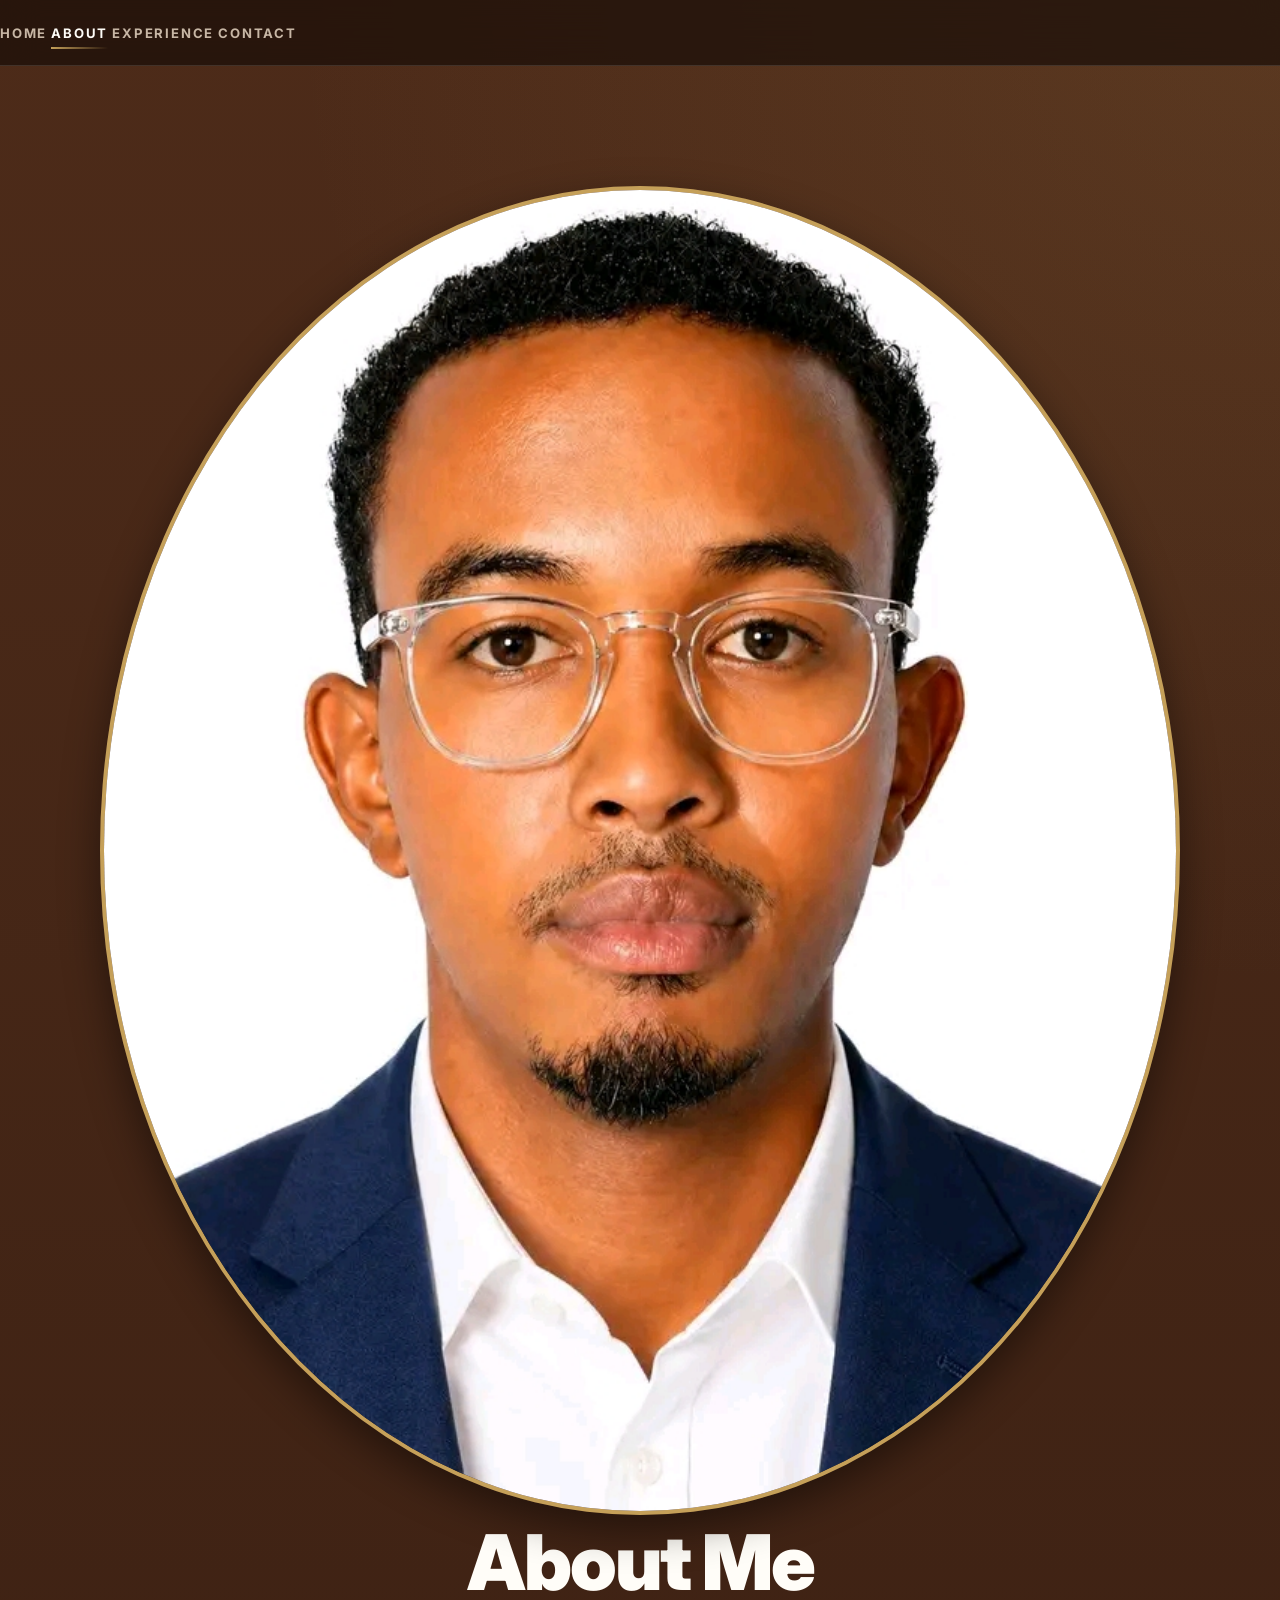
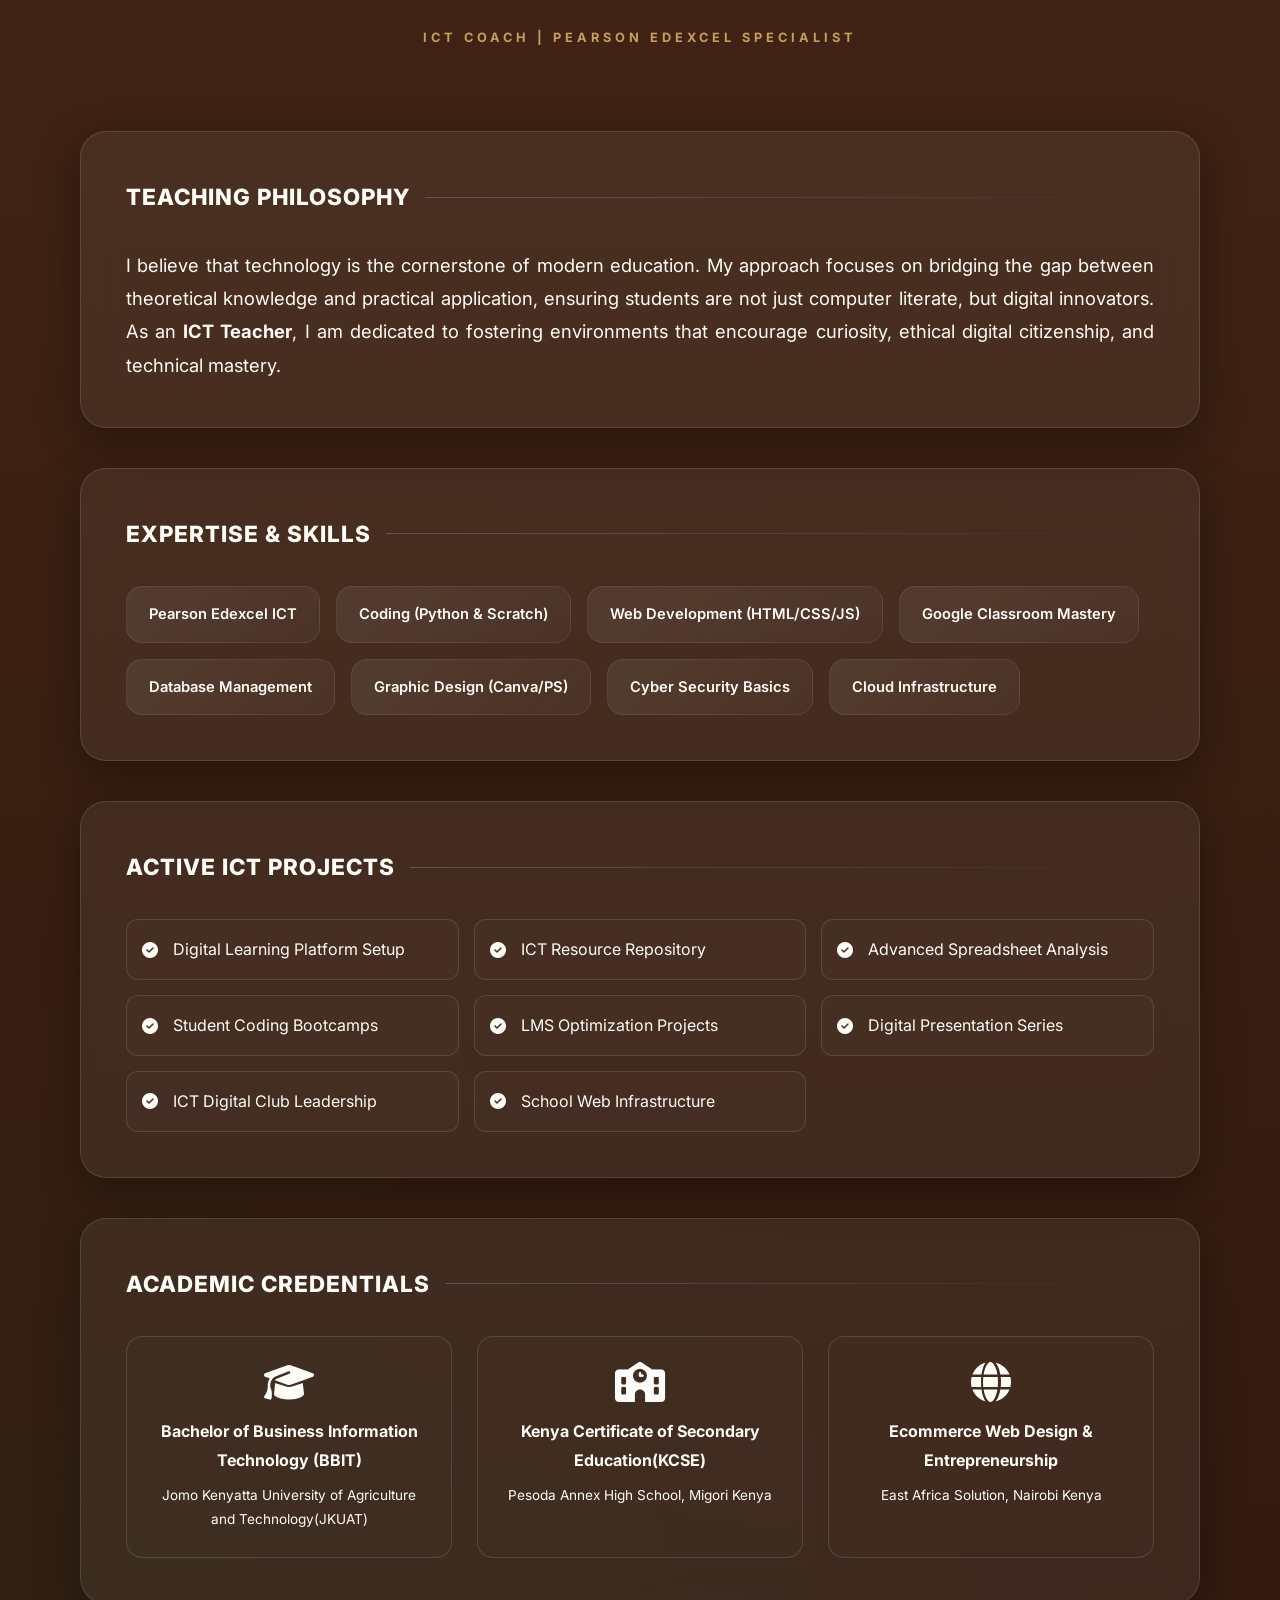
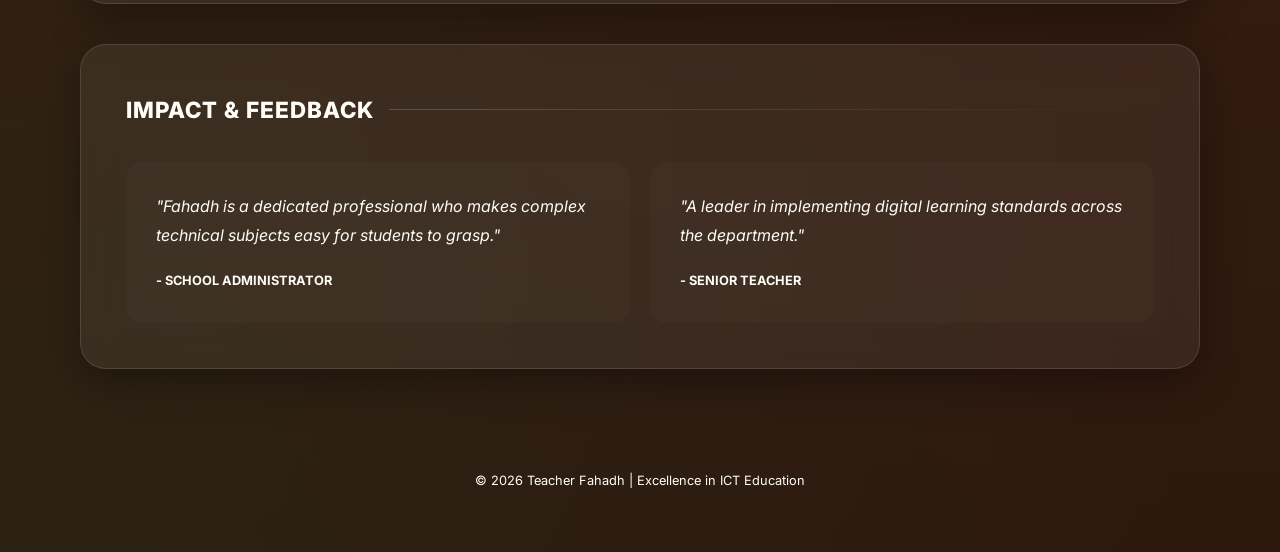
<file: about.html>
<!DOCTYPE html>
<html lang="en">
<head>
    <meta charset="UTF-8">
    <meta name="viewport" content="width=device-width, initial-scale=1.0">
    <title>About | Teacher Fahadh</title>
    <link rel="stylesheet" href="style.css">
    <link rel="stylesheet" href="https://cdnjs.cloudflare.com/ajax/libs/font-awesome/6.4.0/css/all.min.css">
</head>
<body>

<nav>
    <a href="index.html">Home</a>
    <a href="about.html" class="active">About</a>
    <a href="experience.html">Experience</a>
    <a href="contact.html">Contact</a>
</nav>

<header class="container">
    <img src="profile.jpg" alt="Teacher Fahadh">
    <h1>About Me</h1>
    <span class="title-tag">ICT Coach | Pearson Edexcel Specialist</span>
</header>

<div class="container">

    <div class="glass-section">
        <h2 class="section-title">Teaching Philosophy</h2>
        <p style="font-size: 1.15rem; color: var(--text-dim); text-align: justify;">
            I believe that technology is the cornerstone of modern education. My approach focuses on bridging the gap between theoretical knowledge and practical application, ensuring students are not just computer literate, but digital innovators. As an <strong>ICT Teacher</strong>, I am dedicated to fostering environments that encourage curiosity, ethical digital citizenship, and technical mastery.
        </p>
    </div>

    <div class="glass-section">
        <h2 class="section-title">Expertise & Skills</h2>
        <div class="tech-tags">
            <span class="tech-tag">Pearson Edexcel ICT</span>
            <span class="tech-tag">Coding (Python & Scratch)</span>
            <span class="tech-tag">Web Development (HTML/CSS/JS)</span>
            <span class="tech-tag">Google Classroom Mastery</span>
            <span class="tech-tag">Database Management</span>
            <span class="tech-tag">Graphic Design (Canva/PS)</span>
            <span class="tech-tag">Cyber Security Basics</span>
            <span class="tech-tag">Cloud Infrastructure</span>
        </div>
    </div>

    <div class="glass-section">
        <h2 class="section-title">Active ICT Projects</h2>
        <div style="display: grid; grid-template-columns: repeat(auto-fit, minmax(280px, 1fr)); gap: 15px;">
            <div style="padding: 15px; background: rgba(255,255,255,0.02); border: 1px solid var(--glass-border); border-radius: 12px; color: var(--text-dim); display: flex; align-items: center;">
                <i class="fa-solid fa-circle-check" style="color: var(--accent); margin-right: 15px;"></i> Digital Learning Platform Setup
            </div>
            <div style="padding: 15px; background: rgba(255,255,255,0.02); border: 1px solid var(--glass-border); border-radius: 12px; color: var(--text-dim); display: flex; align-items: center;">
                <i class="fa-solid fa-circle-check" style="color: var(--accent); margin-right: 15px;"></i> ICT Resource Repository
            </div>
            <div style="padding: 15px; background: rgba(255,255,255,0.02); border: 1px solid var(--glass-border); border-radius: 12px; color: var(--text-dim); display: flex; align-items: center;">
                <i class="fa-solid fa-circle-check" style="color: var(--accent); margin-right: 15px;"></i> Advanced Spreadsheet Analysis
            </div>
            <div style="padding: 15px; background: rgba(255,255,255,0.02); border: 1px solid var(--glass-border); border-radius: 12px; color: var(--text-dim); display: flex; align-items: center;">
                <i class="fa-solid fa-circle-check" style="color: var(--accent); margin-right: 15px;"></i> Student Coding Bootcamps
            </div>
            <div style="padding: 15px; background: rgba(255,255,255,0.02); border: 1px solid var(--glass-border); border-radius: 12px; color: var(--text-dim); display: flex; align-items: center;">
                <i class="fa-solid fa-circle-check" style="color: var(--accent); margin-right: 15px;"></i> LMS Optimization Projects
            </div>
            <div style="padding: 15px; background: rgba(255,255,255,0.02); border: 1px solid var(--glass-border); border-radius: 12px; color: var(--text-dim); display: flex; align-items: center;">
                <i class="fa-solid fa-circle-check" style="color: var(--accent); margin-right: 15px;"></i> Digital Presentation Series
            </div>
            <div style="padding: 15px; background: rgba(255,255,255,0.02); border: 1px solid var(--glass-border); border-radius: 12px; color: var(--text-dim); display: flex; align-items: center;">
                <i class="fa-solid fa-circle-check" style="color: var(--accent); margin-right: 15px;"></i> ICT Digital Club Leadership
            </div>
            <div style="padding: 15px; background: rgba(255,255,255,0.02); border: 1px solid var(--glass-border); border-radius: 12px; color: var(--text-dim); display: flex; align-items: center;">
                <i class="fa-solid fa-circle-check" style="color: var(--accent); margin-right: 15px;"></i> School Web Infrastructure
            </div>
        </div>
    </div>

    <div class="glass-section">
        <h2 class="section-title">Academic Credentials</h2>
        <div style="display: grid; grid-template-columns: repeat(auto-fit, minmax(280px, 1fr)); gap: 25px;">
            <div style="border: 1px solid var(--glass-border); padding: 25px; border-radius: 16px; text-align: center; background: rgba(255,255,255,0.01);">
                <i class="fa-solid fa-graduation-cap" style="font-size: 2.5rem; color: var(--accent); margin-bottom: 15px; display: block;"></i>
                <h4 style="font-size: 1rem; margin-bottom: 8px;">Bachelor of Business Information Technology (BBIT)</h4>
                <p style="font-size: 0.85rem; color: var(--text-dim);">Jomo Kenyatta University of Agriculture and Technology(JKUAT)</p>
            </div>
            <div style="border: 1px solid var(--glass-border); padding: 25px; border-radius: 16px; text-align: center; background: rgba(255,255,255,0.01);">
                <i class="fa-solid fa-school" style="font-size: 2.5rem; color: var(--accent); margin-bottom: 15px; display: block;"></i>
                <h4 style="font-size: 1rem; margin-bottom: 8px;">Kenya Certificate of Secondary Education(KCSE)</h4>
                <p style="font-size: 0.85rem; color: var(--text-dim);">Pesoda Annex High School, Migori Kenya</p>
            </div>
            <div style="border: 1px solid var(--glass-border); padding: 25px; border-radius: 16px; text-align: center; background: rgba(255,255,255,0.01);">
                <i class="fa-solid fa-globe" style="font-size: 2.5rem; color: var(--accent); margin-bottom: 15px; display: block;"></i>
                <h4 style="font-size: 1rem; margin-bottom: 8px;">Ecommerce Web Design & Entrepreneurship</h4>
                <p style="font-size: 0.85rem; color: var(--text-dim);">East Africa Solution, Nairobi Kenya</p>
            </div>
        </div>
    </div>

    <div class="glass-section">
        <h2 class="section-title">Impact & Feedback</h2>
        <div style="display: grid; grid-template-columns: repeat(auto-fit, minmax(300px, 1fr)); gap: 20px;">
            <div style="padding: 30px; border-radius: 16px; background: rgba(255,255,255,0.02); border-left: 4px solid var(--accent);">
                <p style="font-style: italic; color: var(--text-dim); margin-bottom: 15px;">"Fahadh is a dedicated professional who makes complex technical subjects easy for students to grasp."</p>
                <span style="font-weight: 700; color: var(--accent-blue); font-size: 0.8rem; text-transform: uppercase;">- School Administrator</span>
            </div>
            <div style="padding: 30px; border-radius: 16px; background: rgba(255,255,255,0.02); border-left: 4px solid var(--accent);">
                <p style="font-style: italic; color: var(--text-dim); margin-bottom: 15px;">"A leader in implementing digital learning standards across the department."</p>
                <span style="font-weight: 700; color: var(--accent-blue); font-size: 0.8rem; text-transform: uppercase;">- Senior Teacher</span>
            </div>
        </div>
    </div>

    <footer style="padding: 60px 0; text-align: center; color: var(--text-dim); font-size: 0.8rem;">
        <p>© 2026 Teacher Fahadh | Excellence in ICT Education</p>
    </footer>

</div>

</body>
</html>
</file>
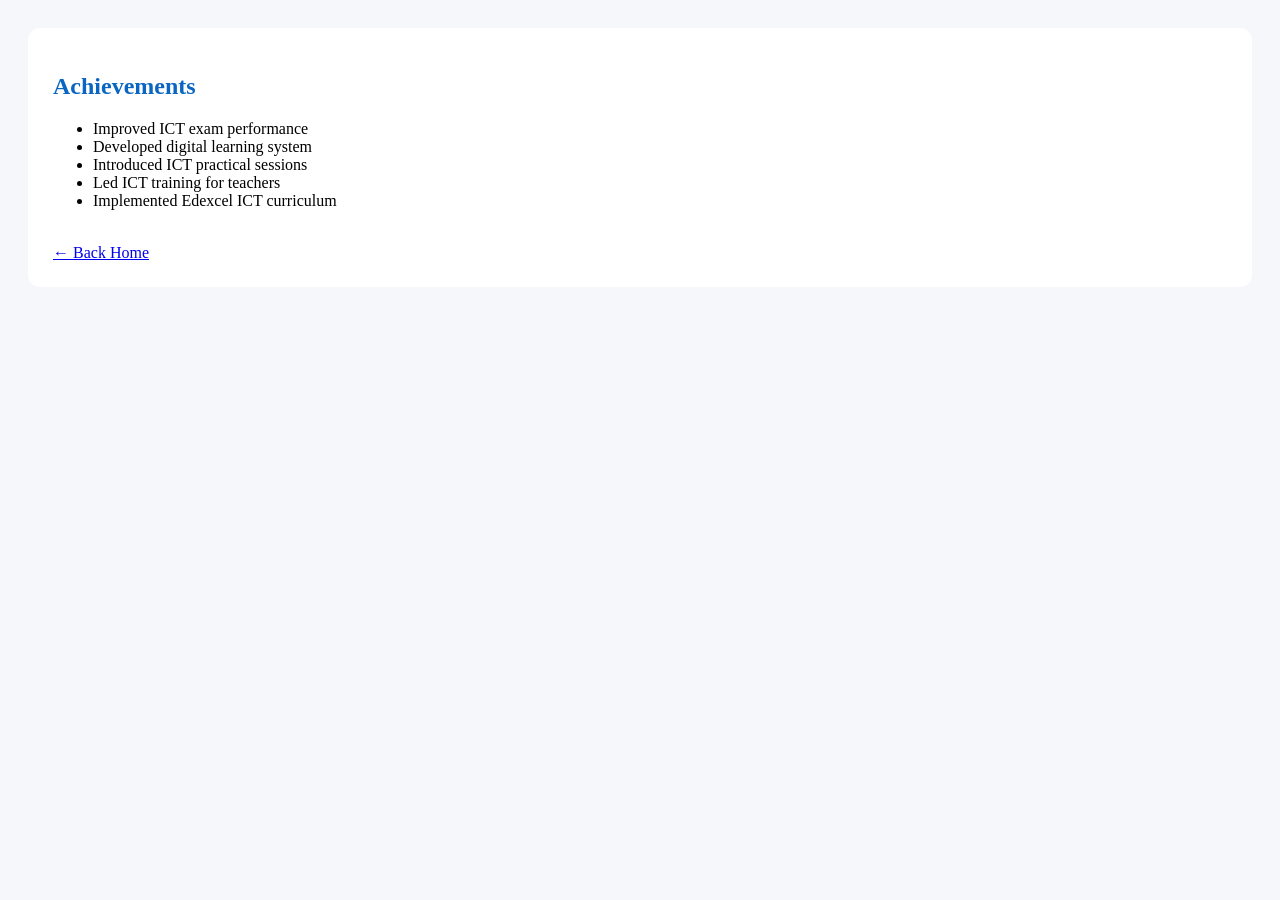
<file: achievements.html>
<!DOCTYPE html>
<html lang="en">
<head>
<meta charset="UTF-8">
<meta name="viewport" content="width=device-width, initial-scale=1.0">
<title>Achievements</title>

<style>

body{
font-family:Segoe UI;
background:#f5f7fa;
padding:20px;
}

.card{
background:white;
padding:25px;
border-radius:12px;
}

h2{
color:#0a66c2;
}

</style>

</head>

<body>

<div class="card">

<h2>Achievements</h2>

<ul>
<li>Improved ICT exam performance</li>
<li>Developed digital learning system</li>
<li>Introduced ICT practical sessions</li>
<li>Led ICT training for teachers</li>
<li>Implemented Edexcel ICT curriculum</li>
</ul>

<br>

<a href="index.html">← Back Home</a>

</div>

</body>
</html>
</file>
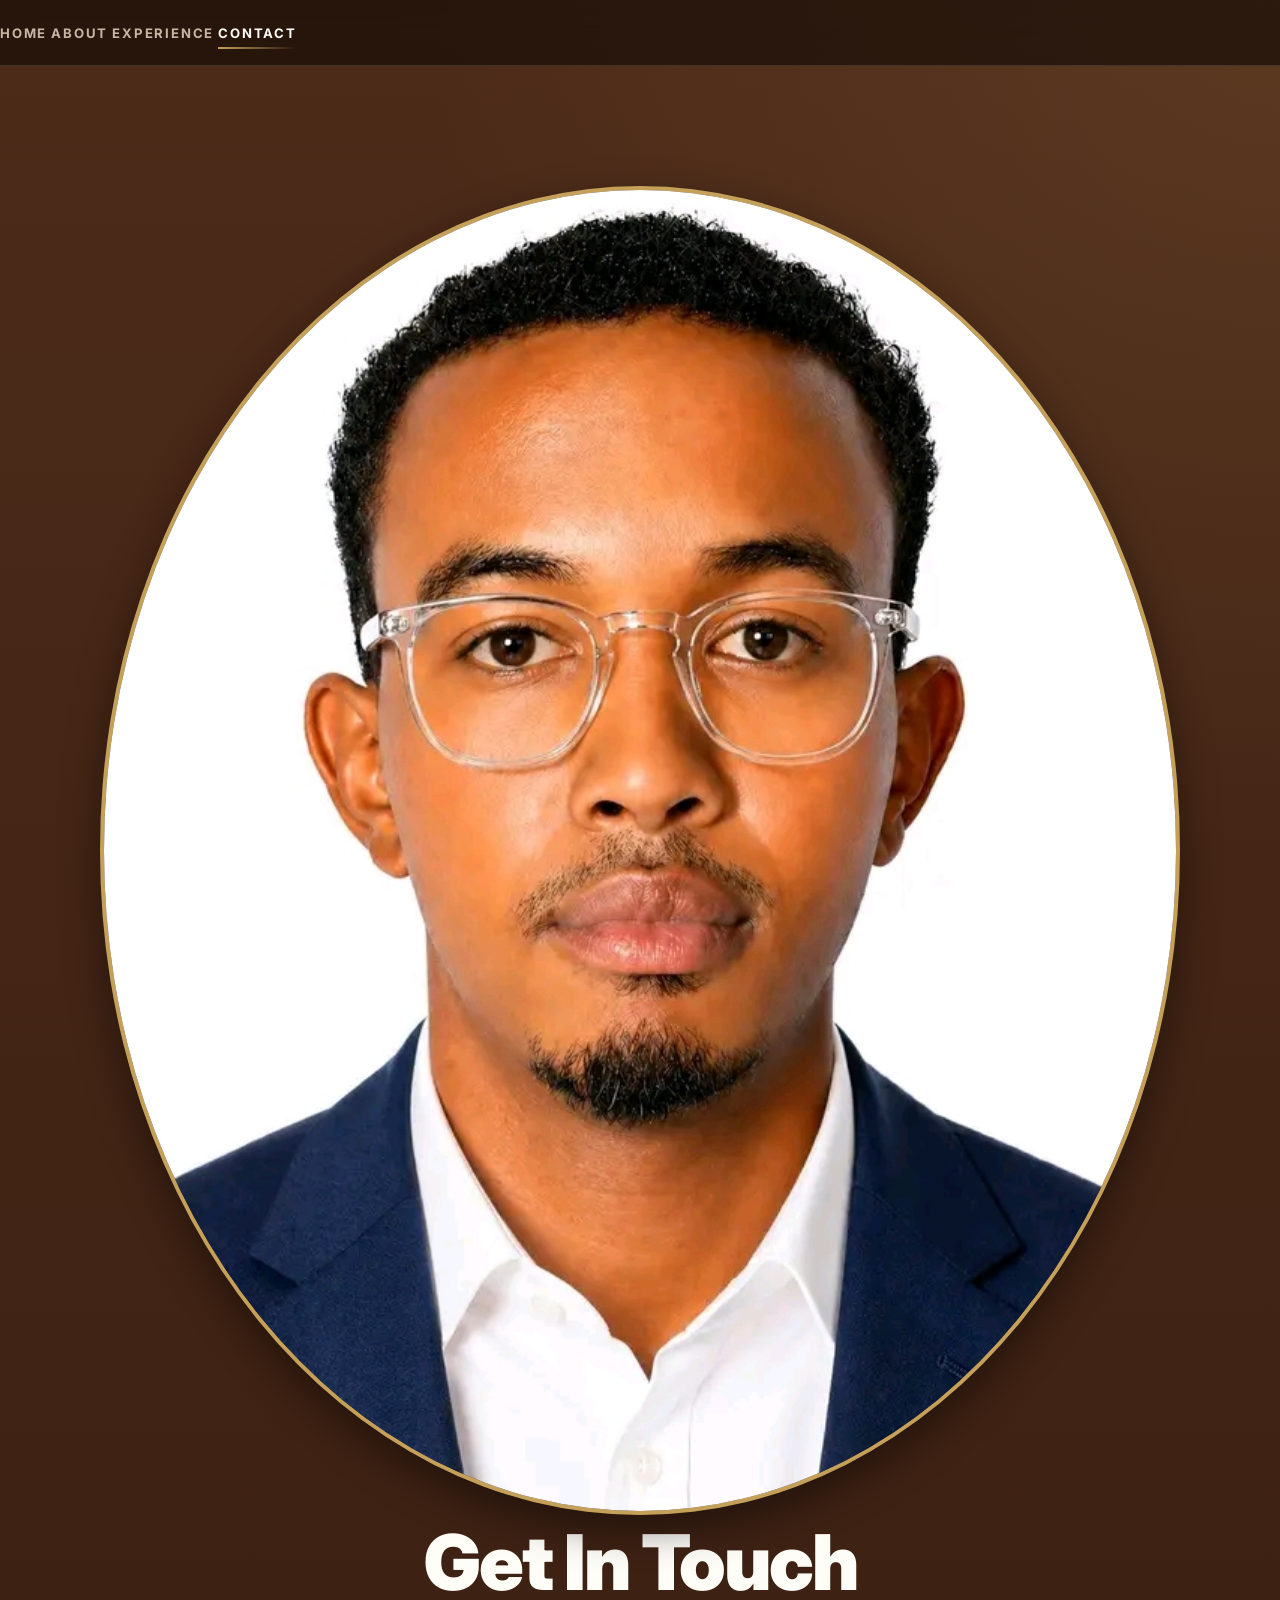
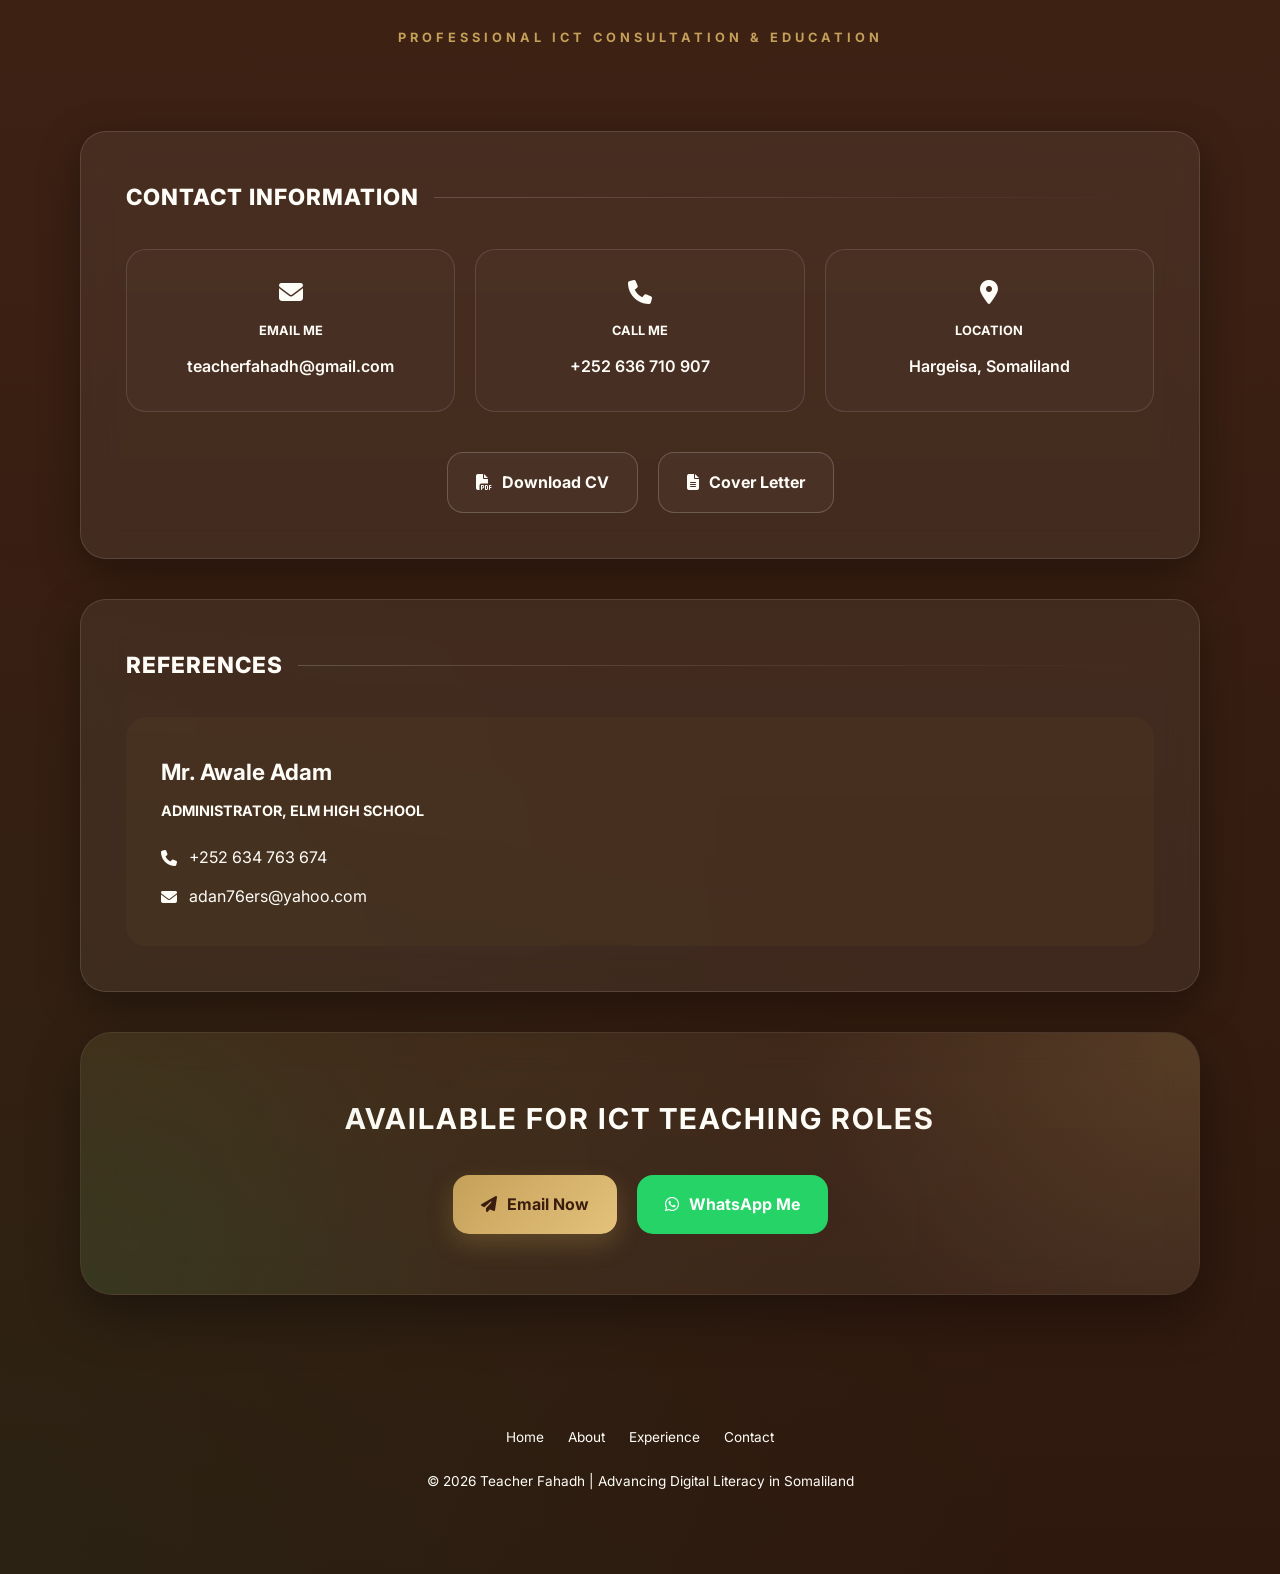
<file: contact.html>
<!DOCTYPE html>
<html lang="en">
<head>
    <meta charset="UTF-8">
    <meta name="viewport" content="width=device-width, initial-scale=1.0">
    <title>Contact | Teacher Fahadh</title>
    <link rel="stylesheet" href="style.css">
    <link rel="stylesheet" href="https://cdnjs.cloudflare.com/ajax/libs/font-awesome/6.4.0/css/all.min.css">
</head>
<body>

<nav>
    <a href="index.html">Home</a>
    <a href="about.html">About</a>
    <a href="experience.html">Experience</a>
    <a href="contact.html" class="active">Contact</a>
</nav>

<header class="container">
    <img src="profile.jpg" alt="Teacher Fahadh">
    <h1>Get In Touch</h1>
    <span class="title-tag">Professional ICT Consultation & Education</span>
</header>

<div class="container">
    
    <div class="glass-section">
        <h2 class="section-title">Contact Information</h2>
        <div style="display: grid; grid-template-columns: repeat(auto-fit, minmax(250px, 1fr)); gap: 20px; margin-bottom: 40px;">
            <div style="background: rgba(255,255,255,0.02); border: 1px solid var(--glass-border); padding: 30px; border-radius: 20px; text-align: center;">
                <i class="fa-solid fa-envelope" style="color: var(--accent); font-size: 1.5rem; margin-bottom: 15px; display: block;"></i>
                <h4 style="font-size: 0.8rem; text-transform: uppercase; color: var(--text-dim); margin-bottom: 10px;">Email Me</h4>
                <p style="font-weight: 600; color: var(--text-main);">teacherfahadh@gmail.com</p>
            </div>
            <div style="background: rgba(255,255,255,0.02); border: 1px solid var(--glass-border); padding: 30px; border-radius: 20px; text-align: center;">
                <i class="fa-solid fa-phone" style="color: var(--accent); font-size: 1.5rem; margin-bottom: 15px; display: block;"></i>
                <h4 style="font-size: 0.8rem; text-transform: uppercase; color: var(--text-dim); margin-bottom: 10px;">Call Me</h4>
                <p style="font-weight: 600; color: var(--text-main);">+252 636 710 907</p>
            </div>
            <div style="background: rgba(255,255,255,0.02); border: 1px solid var(--glass-border); padding: 30px; border-radius: 20px; text-align: center;">
                <i class="fa-solid fa-location-dot" style="color: var(--accent); font-size: 1.5rem; margin-bottom: 15px; display: block;"></i>
                <h4 style="font-size: 0.8rem; text-transform: uppercase; color: var(--text-dim); margin-bottom: 10px;">Location</h4>
                <p style="font-weight: 600; color: var(--text-main);">Hargeisa, Somaliland</p>
            </div>
        </div>

        <div style="display: flex; justify-content: center; gap: 20px; flex-wrap: wrap;">
            <a href="cv.pdf" class="btn btn-outline"><i class="fa-solid fa-file-pdf"></i> Download CV</a>
            <a href="coverpage.pdf" class="btn btn-outline"><i class="fa-solid fa-file-lines"></i> Cover Letter</a>
        </div>
    </div>

    <div class="glass-section">
        <h2 class="section-title">References</h2>
        <div style="background: rgba(212, 175, 55, 0.03); padding: 35px; border-radius: 20px; border-left: 4px solid var(--accent);">
            <h3 style="color: var(--text-main); font-size: 1.4rem; margin-bottom: 5px;">Mr. Awale Adam</h3>
            <span style="color: var(--accent-blue); font-size: 0.9rem; font-weight: 700; text-transform: uppercase; display: block; margin-bottom: 20px;">Administrator, Elm High School</span>
            <p style="color: var(--text-dim); margin-bottom: 10px; display: flex; align-items: center; gap: 12px;">
                <i class="fa-solid fa-phone" style="color: var(--accent);"></i> +252 634 763 674
            </p>
            <p style="color: var(--text-dim); display: flex; align-items: center; gap: 12px;">
                <i class="fa-solid fa-envelope" style="color: var(--accent);"></i> adan76ers@yahoo.com
            </p>
        </div>
    </div>

    <div class="cta-box">
        <h3 style="font-size: 1.8rem; color: var(--accent); margin-bottom: 30px; text-transform: uppercase; letter-spacing: 2px;">Available for ICT Teaching Roles</h3>
        <div style="display: flex; justify-content: center; gap: 20px; flex-wrap: wrap;">
            <a href="mailto:teacherfahadh@gmail.com" class="btn btn-gold">
                <i class="fa-solid fa-paper-plane"></i> Email Now
            </a>
            <a href="https://wa.me/+252636710907" class="btn btn-outline" style="background: #25D366; border: none; color: white;">
                <i class="fa-brands fa-whatsapp"></i> WhatsApp Me
            </a>
        </div>
    </div>

    <footer style="padding: 80px 0; text-align: center; color: var(--text-dim); font-size: 0.85rem;">
        <div style="margin-bottom: 20px;">
            <a href="index.html" style="color: var(--text-dim); text-decoration: none; margin: 0 10px;">Home</a>
            <a href="about.html" style="color: var(--text-dim); text-decoration: none; margin: 0 10px;">About</a>
            <a href="experience.html" style="color: var(--text-dim); text-decoration: none; margin: 0 10px;">Experience</a>
            <a href="contact.html" style="color: var(--text-dim); text-decoration: none; margin: 0 10px;">Contact</a>
        </div>
        <p>© 2026 Teacher Fahadh | Advancing Digital Literacy in Somaliland</p>
    </footer>

</div>

</body>
</html>
</file>
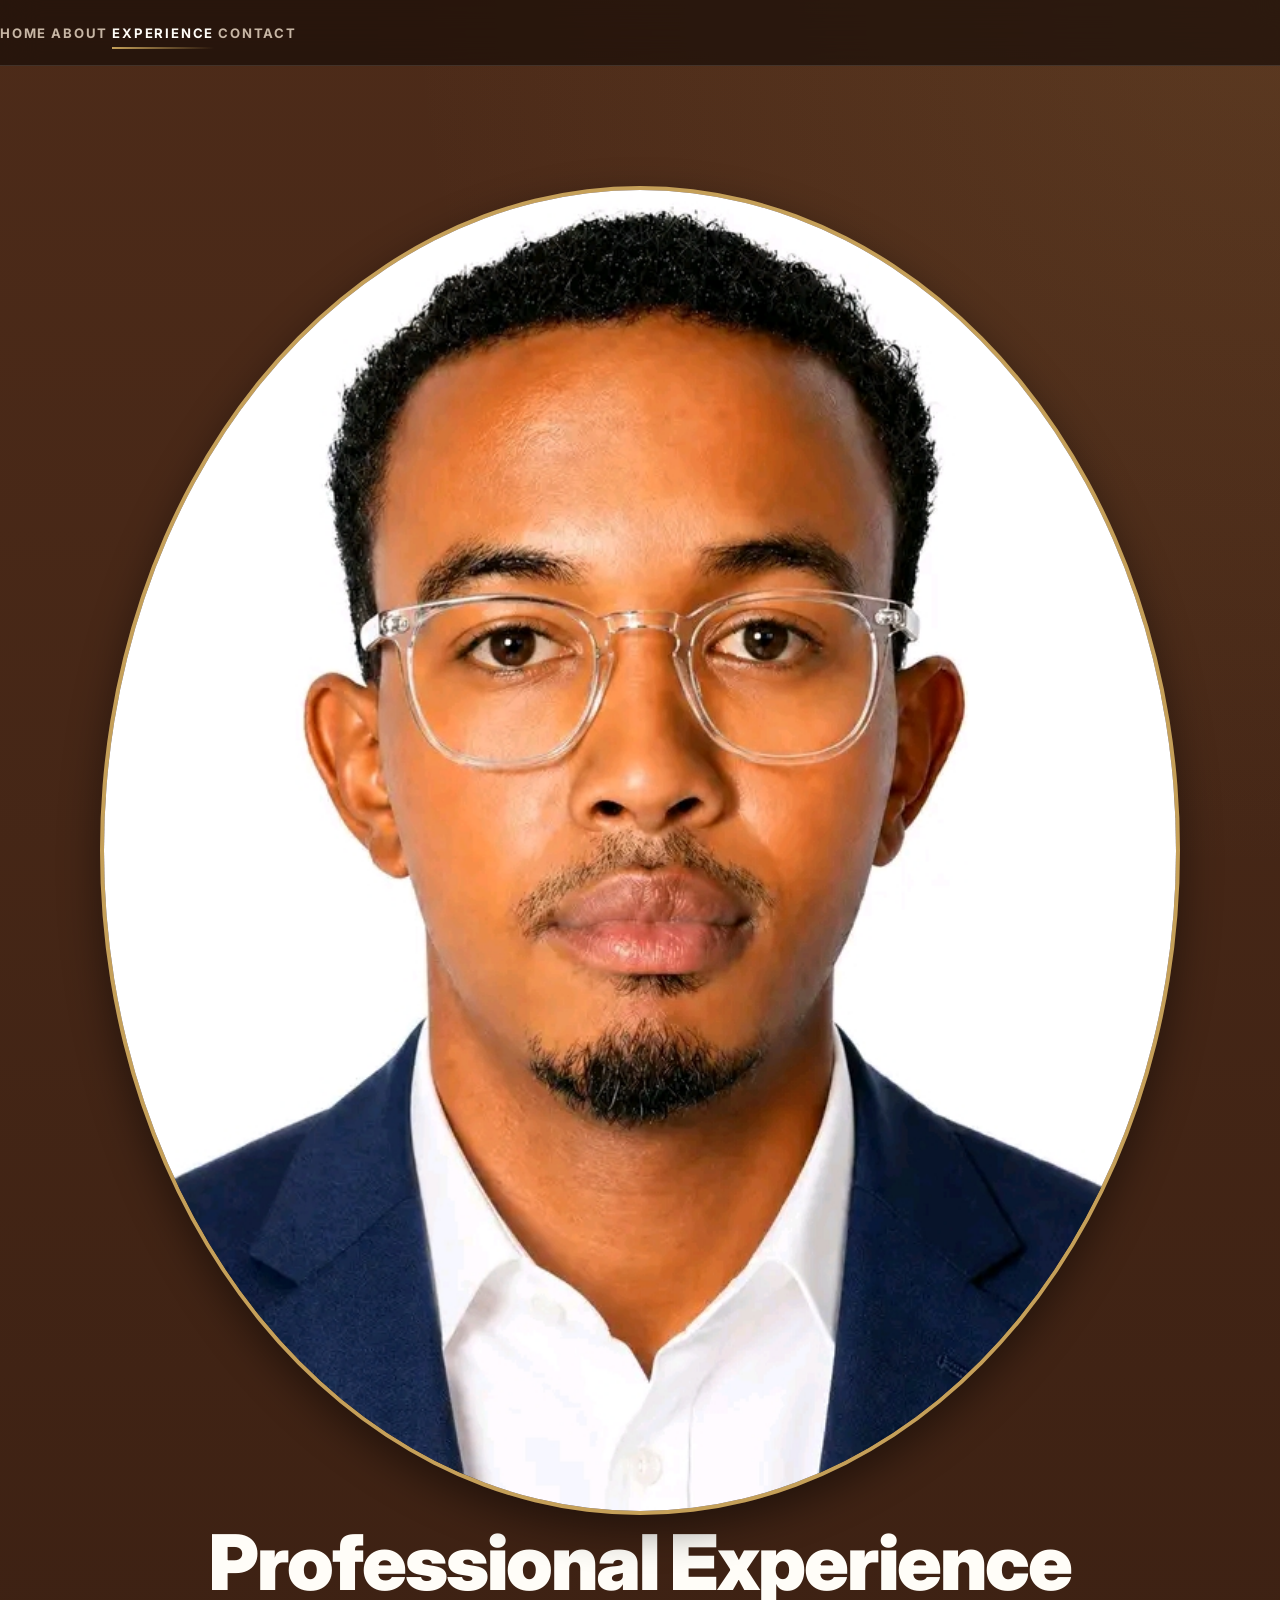
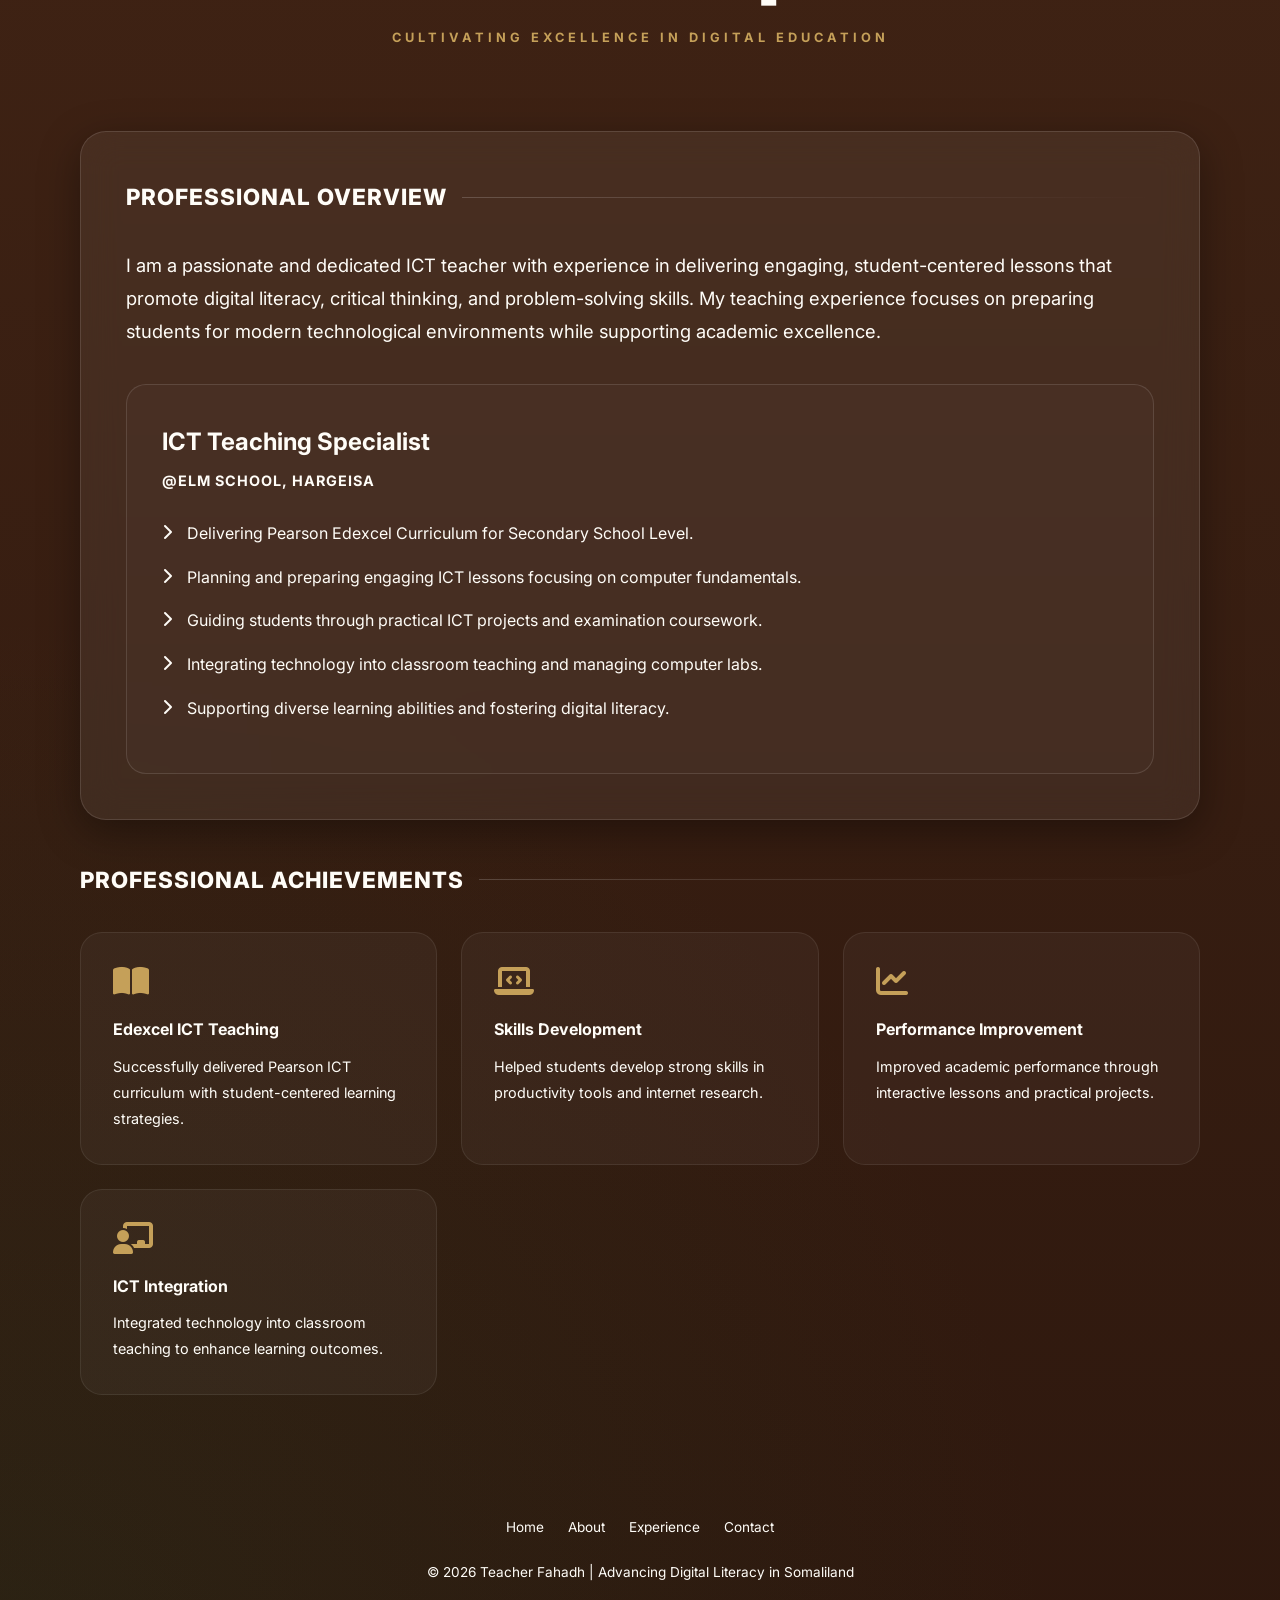
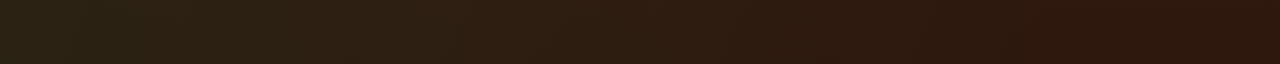
<file: experience.html>
<!DOCTYPE html>
<html lang="en">
<head>
    <meta charset="UTF-8">
    <meta name="viewport" content="width=device-width, initial-scale=1.0">
    <title>Experience | Teacher Fahadh</title>
    <link rel="stylesheet" href="style.css">
    <link rel="stylesheet" href="https://cdnjs.cloudflare.com/ajax/libs/font-awesome/6.4.0/css/all.min.css">
</head>
<body>

<nav>
    <a href="index.html">Home</a>
    <a href="about.html">About</a>
    <a href="experience.html" class="active">Experience</a>
    <a href="contact.html">Contact</a>
</nav>

<header class="container">
    <img src="profile.jpg" alt="Teacher Fahadh">
    <h1>Professional Experience</h1>
    <span class="title-tag">Cultivating Excellence in Digital Education</span>
</header>

<div class="container">
    
    <div class="glass-section">
        <h2 class="section-title">Professional Overview</h2>
        <p style="font-size: 1.15rem; color: var(--text-dim); margin-bottom: 35px; line-height: 1.8;">
            I am a passionate and dedicated ICT teacher with experience in delivering engaging, student-centered lessons that promote digital literacy, critical thinking, and problem-solving skills. My teaching experience focuses on preparing students for modern technological environments while supporting academic excellence.
        </p>

        <div style="background: rgba(255,255,255,0.02); border: 1px solid var(--glass-border); padding: 35px; border-radius: 20px;">
            <h3 style="font-size: 1.5rem; color: var(--text-main); margin-bottom: 5px;">ICT Teaching Specialist</h3>
            <span style="color: var(--accent); font-weight: 700; font-size: 0.9rem; text-transform: uppercase; letter-spacing: 1px; display: block; margin-bottom: 25px;">@ELM School, Hargeisa</span>
            
            <ul style="list-style: none;">
                <li style="margin-bottom: 15px; color: var(--text-dim); display: flex; gap: 15px;">
                    <i class="fa-solid fa-chevron-right" style="color: var(--accent); margin-top: 5px;"></i>
                    <span>Delivering Pearson Edexcel Curriculum for Secondary School Level.</span>
                </li>
                <li style="margin-bottom: 15px; color: var(--text-dim); display: flex; gap: 15px;">
                    <i class="fa-solid fa-chevron-right" style="color: var(--accent); margin-top: 5px;"></i>
                    <span>Planning and preparing engaging ICT lessons focusing on computer fundamentals.</span>
                </li>
                <li style="margin-bottom: 15px; color: var(--text-dim); display: flex; gap: 15px;">
                    <i class="fa-solid fa-chevron-right" style="color: var(--accent); margin-top: 5px;"></i>
                    <span>Guiding students through practical ICT projects and examination coursework.</span>
                </li>
                <li style="margin-bottom: 15px; color: var(--text-dim); display: flex; gap: 15px;">
                    <i class="fa-solid fa-chevron-right" style="color: var(--accent); margin-top: 5px;"></i>
                    <span>Integrating technology into classroom teaching and managing computer labs.</span>
                </li>
                <li style="margin-bottom: 15px; color: var(--text-dim); display: flex; gap: 15px;">
                    <i class="fa-solid fa-chevron-right" style="color: var(--accent); margin-top: 5px;"></i>
                    <span>Supporting diverse learning abilities and fostering digital literacy.</span>
                </li>
            </ul>
        </div>
    </div>

    <h2 class="section-title">Professional Achievements</h2>
    <div class="why-grid">
        <div class="why-box">
            <i class="fa-solid fa-book-open"></i>
            <h4 style="color: var(--text-main); margin-bottom: 10px;">Edexcel ICT Teaching</h4>
            <p style="color: var(--text-dim); font-size: 0.9rem;">Successfully delivered Pearson ICT curriculum with student-centered learning strategies.</p>
        </div>
        <div class="why-box">
            <i class="fa-solid fa-laptop-code"></i>
            <h4 style="color: var(--text-main); margin-bottom: 10px;">Skills Development</h4>
            <p style="color: var(--text-dim); font-size: 0.9rem;">Helped students develop strong skills in productivity tools and internet research.</p>
        </div>
        <div class="why-box">
            <i class="fa-solid fa-chart-line"></i>
            <h4 style="color: var(--text-main); margin-bottom: 10px;">Performance Improvement</h4>
            <p style="color: var(--text-dim); font-size: 0.9rem;">Improved academic performance through interactive lessons and practical projects.</p>
        </div>
        <div class="why-box">
            <i class="fa-solid fa-chalkboard-user"></i>
            <h4 style="color: var(--text-main); margin-bottom: 10px;">ICT Integration</h4>
            <p style="color: var(--text-dim); font-size: 0.9rem;">Integrated technology into classroom teaching to enhance learning outcomes.</p>
        </div>
    </div>

    <footer style="padding: 80px 0; text-align: center; color: var(--text-dim); font-size: 0.85rem;">
        <div style="margin-bottom: 20px;">
            <a href="index.html" style="color: var(--text-dim); text-decoration: none; margin: 0 10px;">Home</a>
            <a href="about.html" style="color: var(--text-dim); text-decoration: none; margin: 0 10px;">About</a>
            <a href="experience.html" style="color: var(--text-dim); text-decoration: none; margin: 0 10px;">Experience</a>
            <a href="contact.html" style="color: var(--text-dim); text-decoration: none; margin: 0 10px;">Contact</a>
        </div>
        <p>© 2026 Teacher Fahadh | Advancing Digital Literacy in Somaliland</p>
    </footer>

</div>

</body>
</html>
</file>
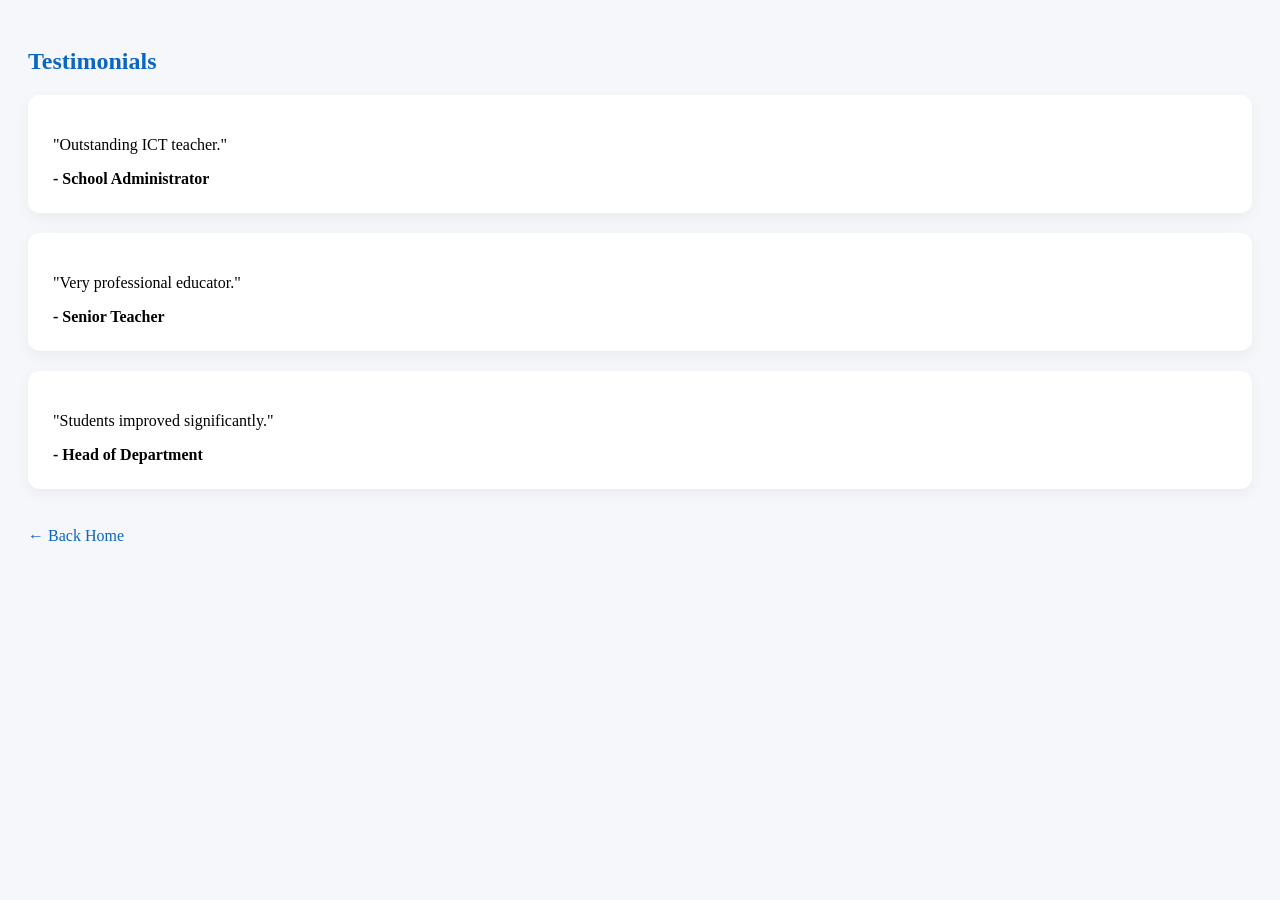
<file: testimonials.html>
<!DOCTYPE html>
<html lang="en">
<head>
<meta charset="UTF-8">
<meta name="viewport" content="width=device-width, initial-scale=1.0">
<title>Testimonials</title>

<style>

body{
font-family:Segoe UI;
background:#f5f7fa;
padding:20px;
}

.card{
background:white;
padding:25px;
margin-bottom:20px;
border-radius:12px;
box-shadow:0 5px 15px rgba(0,0,0,0.05);
}

h2{
color:#0a66c2;
}

a{
text-decoration:none;
color:#0a66c2;
}

</style>

</head>

<body>

<h2>Testimonials</h2>

<div class="card">
<p>"Outstanding ICT teacher."</p>
<b>- School Administrator</b>
</div>

<div class="card">
<p>"Very professional educator."</p>
<b>- Senior Teacher</b>
</div>

<div class="card">
<p>"Students improved significantly."</p>
<b>- Head of Department</b>
</div>

<br>

<a href="index.html">← Back Home</a>

</body>
</html>
</file>
<file: style.css>
/* =========================================
   LUXURY HERITAGE UI — MODERN GLASS DESIGN
========================================= */

@import url('https://fonts.googleapis.com/css2?family=Inter:wght@300;400;500;600;700;800;900&display=swap');

:root{

    --bg-main:#4d2b19;
    --bg-dark:#2e180e;
    --bg-soft:#5b341f;

    --glass:rgba(255,255,255,0.06);
    --glass-border:rgba(255,255,255,0.12);

    --gold:#c5a059;
    --gold-light:#e4c27c;
    --green:#1a5e32;

    --white:#fffdf8;
    --text-soft:#e7d8c8;
    --text-muted:#c7b6a5;

    --shadow:0 12px 40px rgba(0,0,0,0.35);
    --shadow-hover:0 18px 50px rgba(0,0,0,0.45);

    --radius:26px;
    --transition:all .35s ease;
}

/* RESET */

*{
    margin:0;
    padding:0;
    box-sizing:border-box;
}

html{
    scroll-behavior:smooth;
}

body{

    font-family:'Inter',sans-serif;

    background:
    radial-gradient(circle at top right,
    rgba(197,160,89,0.12),
    transparent 25%),

    radial-gradient(circle at bottom left,
    rgba(26,94,50,0.15),
    transparent 30%),

    linear-gradient(
    180deg,
    var(--bg-main) 0%,
    var(--bg-dark) 100%);

    color:var(--white);

    min-height:100vh;
    overflow-x:hidden;
    line-height:1.8;
}

/* CONTAINER */

.container{
    width:min(1120px,92%);
    margin:auto;
}

/* NAV */

nav{
    position:sticky;
    top:0;
    z-index:999;

    background:rgba(25,14,8,0.7);

    backdrop-filter:blur(18px);

    border-bottom:1px solid var(--glass-border);

    padding:18px 0;
}

nav .container{
    display:flex;
    justify-content:center;
    gap:30px;
    flex-wrap:wrap;
}

nav a{
    color:var(--text-muted);
    text-decoration:none;

    font-size:.82rem;
    font-weight:700;

    letter-spacing:1.8px;
    text-transform:uppercase;

    position:relative;
    transition:var(--transition);
}

nav a::after{
    content:"";

    position:absolute;
    left:0;
    bottom:-8px;

    width:0%;
    height:2px;

    background:
    linear-gradient(
    90deg,
    var(--gold),
    transparent);

    transition:var(--transition);
}

nav a:hover,
nav a.active{
    color:var(--white);
}

nav a:hover::after,
nav a.active::after{
    width:100%;
}

/* HERO */

header{
    padding:120px 20px 80px;
    text-align:center;
}

.profile-wrapper{
    position:relative;

    width:170px;
    height:170px;

    margin:auto auto 30px;
}

.profile-wrapper::before{
    content:"";

    position:absolute;
    inset:-10px;

    border-radius:50%;

    background:
    linear-gradient(
    135deg,
    var(--gold),
    transparent,
    var(--green));

    opacity:.6;
    filter:blur(18px);
}

header img{
    width:100%;
    height:100%;

    object-fit:cover;

    border-radius:50%;
    border:4px solid var(--gold);

    position:relative;
    z-index:2;

    box-shadow:
    0 15px 40px rgba(0,0,0,.45);

    transition:var(--transition);
}

header img:hover{
    transform:scale(1.04);
}

header h1{
    font-size:clamp(2.8rem,6vw,5rem);
    font-weight:900;

    line-height:1.05;
    letter-spacing:-2px;

    margin-bottom:18px;
}

.title-tag{
    display:inline-block;

    color:var(--gold);

    font-size:.8rem;
    font-weight:700;

    letter-spacing:4px;
    text-transform:uppercase;
}

/* GLASS SECTION */

.glass-section{

    position:relative;

    background:var(--glass);

    border:1px solid var(--glass-border);

    backdrop-filter:blur(18px);

    border-radius:var(--radius);

    padding:45px;

    margin-bottom:40px;

    box-shadow:var(--shadow);

    overflow:hidden;

    transition:var(--transition);
}

.glass-section:hover{
    transform:translateY(-5px);
    box-shadow:var(--shadow-hover);
}

/* TITLES */

.section-title{

    display:flex;
    align-items:center;
    gap:15px;

    margin-bottom:32px;

    font-size:1.4rem;
    font-weight:800;

    text-transform:uppercase;
    letter-spacing:1px;
}

.section-title::after{

    content:"";

    flex:1;
    height:1px;

    background:
    linear-gradient(
    to right,
    rgba(255,255,255,0.18),
    transparent);
}

/* QUOTE */

.quote-box{

    margin-top:30px;
    padding:25px;

    border-left:2px solid var(--gold);

    background:
    rgba(255,255,255,0.03);

    border-radius:0 18px 18px 0;
}

.quote-box p{
    font-style:italic;
}

.quote-box span{

    display:block;
    margin-top:10px;

    color:var(--gold);

    font-size:.8rem;
    font-weight:800;

    text-transform:uppercase;
}

/* TECHNICAL COMPETENCY */

.skill-card{

    padding:25px;

    margin-bottom:22px;

    background:
    linear-gradient(
    135deg,
    rgba(255,255,255,0.05),
    rgba(255,255,255,0.02));

    border:1px solid rgba(255,255,255,0.08);

    border-radius:22px;

    transition:var(--transition);
}

.skill-card:hover{
    transform:translateY(-6px);

    border-color:
    rgba(197,160,89,.45);

    background:
    rgba(255,255,255,0.07);
}

.skill-info{

    display:flex;
    justify-content:space-between;

    margin-bottom:15px;

    font-weight:700;
}

.progress-bg{

    width:100%;
    height:14px;

    background:
    rgba(255,255,255,0.06);

    border-radius:20px;

    overflow:hidden;
}

.progress-fill{

    height:100%;

    border-radius:20px;

    background:
    linear-gradient(
    90deg,
    var(--gold),
    var(--green));

    box-shadow:
    0 0 15px rgba(197,160,89,.45);
}

/* TECH STACK */

.tech-tags{

    display:flex;
    flex-wrap:wrap;

    gap:16px;
}

.tech-tag{

    padding:14px 22px;

    border-radius:16px;

    background:
    linear-gradient(
    135deg,
    rgba(255,255,255,0.08),
    rgba(255,255,255,0.03));

    border:1px solid rgba(255,255,255,0.08);

    font-size:.92rem;
    font-weight:600;

    transition:var(--transition);
}

.tech-tag:hover{

    transform:translateY(-5px);

    background:
    linear-gradient(
    135deg,
    rgba(197,160,89,.15),
    rgba(255,255,255,.05));

    border-color:
    rgba(197,160,89,.4);

    box-shadow:
    0 12px 28px rgba(0,0,0,.28);
}

/* STAT BAR */

.stat-bar{

    display:grid;

    grid-template-columns:
    repeat(auto-fit,minmax(220px,1fr));

    gap:22px;

    margin-bottom:40px;
}

.stat-pill{

    position:relative;

    text-align:center;

    padding:35px 25px;

    border-radius:24px;

    background:
    linear-gradient(
    180deg,
    rgba(255,255,255,0.07),
    rgba(255,255,255,0.03));

    border:1px solid rgba(255,255,255,0.08);

    overflow:hidden;

    transition:var(--transition);
}

.stat-pill::before{

    content:"";

    position:absolute;
    top:0;
    left:0;

    width:100%;
    height:4px;

    background:
    linear-gradient(
    90deg,
    var(--gold),
    var(--green));
}

.stat-pill:hover{

    transform:translateY(-8px);

    border-color:
    rgba(197,160,89,.35);

    box-shadow:
    0 20px 40px rgba(0,0,0,.35);
}

.stat-pill h3{

    font-size:2.5rem;
    font-weight:900;

    margin-bottom:10px;

    background:
    linear-gradient(
    135deg,
    var(--gold-light),
    #fff6dc);

    -webkit-background-clip:text;
    -webkit-text-fill-color:transparent;
}

.stat-pill span{

    color:var(--text-muted);

    font-size:.92rem;

    letter-spacing:.5px;
    text-transform:uppercase;
}

/* PROJECT */

.project-box{

    display:flex;
    gap:25px;
    align-items:center;
}

.project-icon{

    background:var(--gold);
    color:#000;

    width:70px;
    height:70px;

    border-radius:18px;

    display:flex;
    align-items:center;
    justify-content:center;

    font-size:2rem;

    flex-shrink:0;
}

.project-box h4{
    font-size:1.2rem;
    margin-bottom:8px;
}

.project-box p{
    color:var(--text-soft);
}

.project-meta{

    display:flex;
    gap:15px;
    flex-wrap:wrap;

    margin-top:12px;

    font-size:.82rem;
    font-weight:700;

    color:var(--gold-light);
}

/* WHY GRID */

.why-grid{

    display:grid;

    grid-template-columns:
    repeat(auto-fit,minmax(280px,1fr));

    gap:24px;

    margin-bottom:40px;
}

.why-box{

    padding:32px;

    background:
    rgba(255,255,255,0.04);

    border:1px solid rgba(255,255,255,0.08);

    border-radius:22px;

    transition:var(--transition);
}

.why-box:hover{

    transform:translateY(-8px);

    border-color:
    rgba(197,160,89,.45);

    background:
    rgba(255,255,255,0.07);
}

.why-box i{

    font-size:2rem;

    color:var(--gold);

    margin-bottom:18px;
}

.why-box h4{
    margin-bottom:10px;
}

.why-box p{
    color:var(--text-muted);
    font-size:.9rem;
}

/* CTA */

.cta-box{

    position:relative;

    padding:60px 40px;

    border-radius:32px;

    text-align:center;

    overflow:hidden;

    background:
    linear-gradient(
    135deg,
    rgba(197,160,89,0.12),
    rgba(255,255,255,0.05));

    border:1px solid rgba(255,255,255,0.08);

    backdrop-filter:blur(18px);

    box-shadow:
    0 20px 50px rgba(0,0,0,0.35);

    margin-bottom:50px;
}

.cta-box::before{

    content:"";

    position:absolute;
    inset:0;

    background:
    radial-gradient(
    circle at top right,
    rgba(197,160,89,0.18),
    transparent 35%),

    radial-gradient(
    circle at bottom left,
    rgba(26,94,50,0.18),
    transparent 35%);
}

.cta-box h2{

    position:relative;

    font-size:2.3rem;

    margin-bottom:14px;

    z-index:2;
}

.cta-box p{

    position:relative;

    color:var(--text-soft);

    margin-bottom:30px;

    z-index:2;
}

.cta-buttons{

    position:relative;

    display:flex;
    justify-content:center;
    gap:15px;
    flex-wrap:wrap;

    z-index:2;
}

/* BUTTONS */

.btn{

    padding:15px 28px;

    border-radius:16px;

    text-decoration:none;

    font-weight:700;

    display:inline-flex;
    align-items:center;
    gap:10px;

    transition:var(--transition);
}

.btn-outline{

    border:1px solid rgba(255,255,255,0.2);

    color:var(--white);

    background:
    rgba(255,255,255,0.03);
}

.btn-outline:hover{

    background:
    rgba(255,255,255,0.08);

    transform:translateY(-4px);
}

.btn-gold{

    background:
    linear-gradient(
    135deg,
    var(--gold),
    var(--gold-light));

    color:#3a1d0f;

    box-shadow:
    0 10px 25px rgba(197,160,89,.25);
}

.btn-gold:hover{

    transform:translateY(-4px);

    box-shadow:
    0 15px 35px rgba(197,160,89,.35);
}

/* WHATSAPP */

.whatsapp-float{

    position:fixed;

    right:24px;
    bottom:24px;

    width:65px;
    height:65px;

    border-radius:50%;

    background:#25d366;
    color:#fff;

    display:flex;
    align-items:center;
    justify-content:center;

    font-size:32px;

    z-index:1000;

    box-shadow:
    0 12px 30px rgba(0,0,0,.35);

    transition:var(--transition);
}

.whatsapp-float:hover{
    transform:scale(1.12) rotate(6deg);
}

/* FOOTER */

footer{

    text-align:center;

    padding:50px 20px;

    color:var(--text-muted);

    font-size:.9rem;
}

/* SCROLLBAR */

::-webkit-scrollbar{
    width:10px;
}

::-webkit-scrollbar-track{
    background:var(--bg-dark);
}

::-webkit-scrollbar-thumb{

    background:
    linear-gradient(
    180deg,
    var(--gold),
    var(--green));

    border-radius:20px;
}

/* RESPONSIVE */

@media(max-width:768px){

    header{
        padding-top:90px;
    }

    header h1{
        font-size:2.5rem;
    }

    .glass-section{
        padding:28px;
    }

    .project-box{
        flex-direction:column;
        align-items:flex-start;
    }

    .profile-wrapper{
        width:140px;
        height:140px;
    }

    .cta-box h2{
        font-size:2rem;
    }

    .btn{
        width:100%;
        justify-content:center;
    }

    .stat-pill h3{
        font-size:2rem;
    }

    .whatsapp-float{
        width:58px;
        height:58px;
        font-size:28px;
    }
}
</file>
